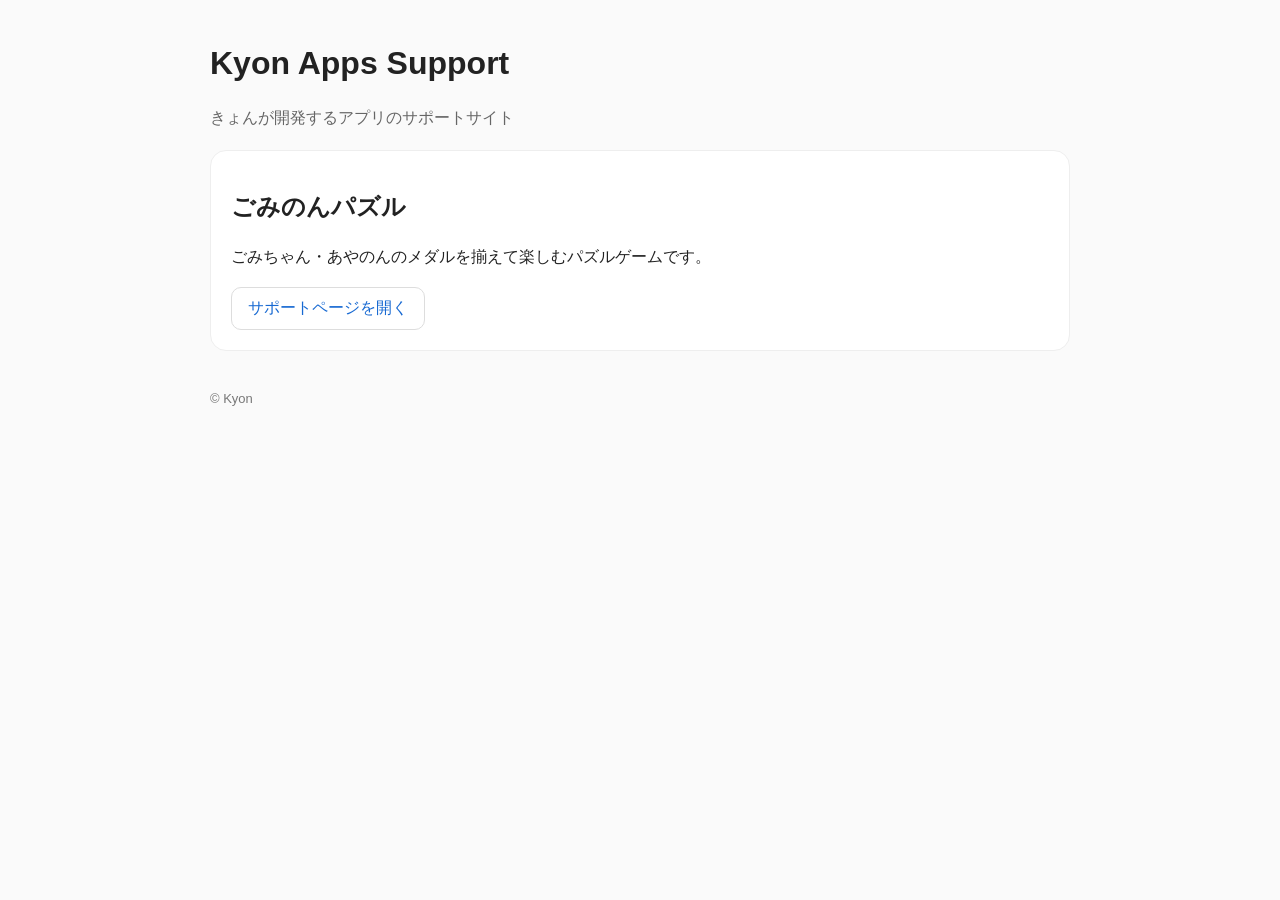
<file: index.html>
<!doctype html><html lang="ja"><head><meta charset="utf-8"><meta name="viewport" content="width=device-width,initial-scale=1"><title>Kyon Apps Support</title><link rel="stylesheet" href="style.css"></head><body><main class="wrap"><h1>Kyon Apps Support</h1><p class="muted">きょんが開発するアプリのサポートサイト</p><div class="card"><h2>ごみのんパズル</h2><p>ごみちゃん・あやのんのメダルを揃えて楽しむパズルゲームです。</p><a class="button" href="gominon/">サポートページを開く</a></div><footer>© Kyon</footer></main></body></html>
</file>
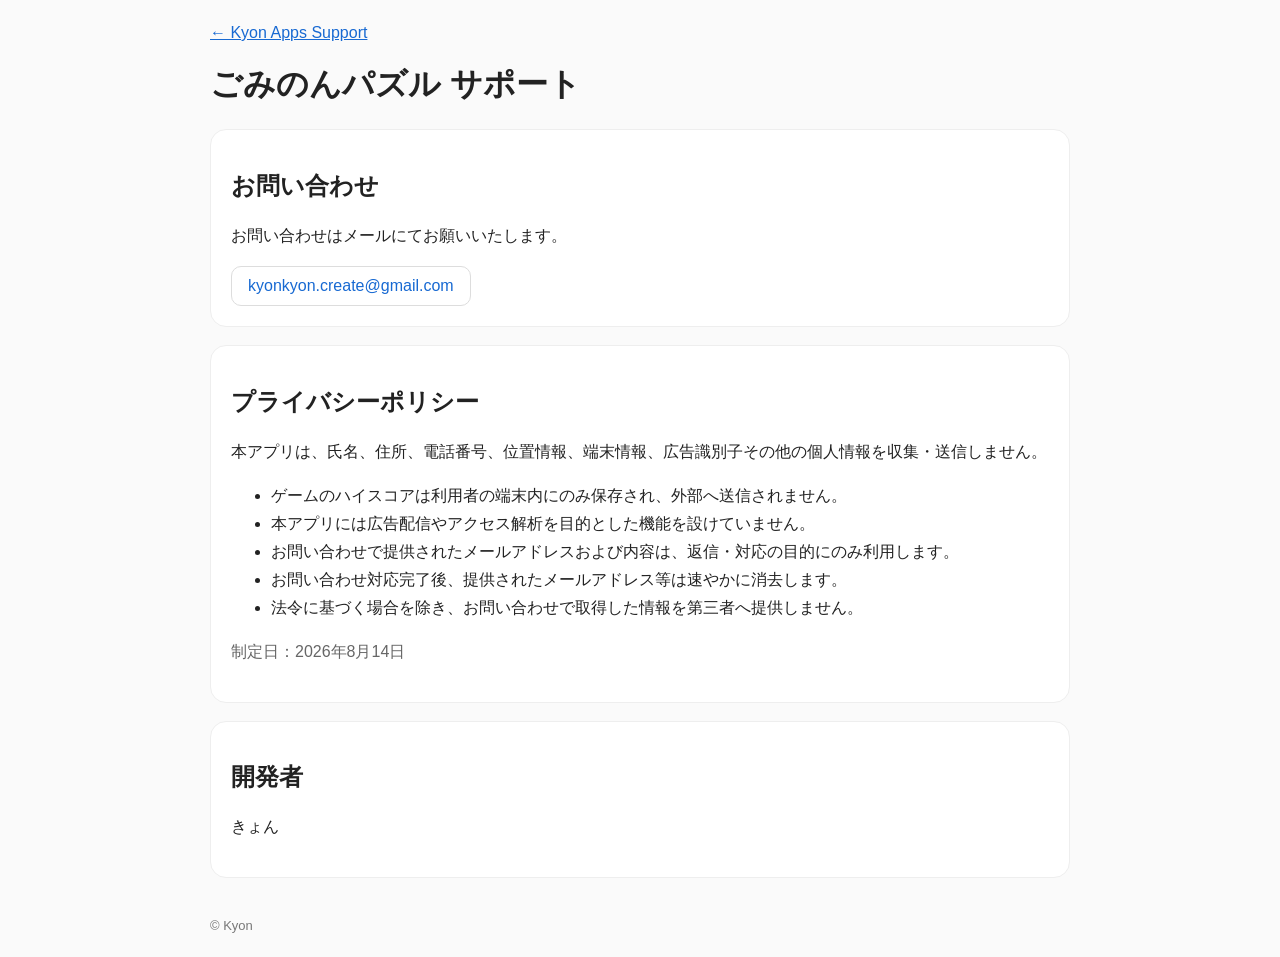
<file: gominon/index.html>
<!doctype html><html lang="ja"><head><meta charset="utf-8"><meta name="viewport" content="width=device-width,initial-scale=1"><title>ごみのんパズル サポート | Kyon Apps Support</title><link rel="stylesheet" href="../style.css"></head><body><main class="wrap"><a href="../">← Kyon Apps Support</a><h1>ごみのんパズル サポート</h1><div class="card"><h2>お問い合わせ</h2><p>お問い合わせはメールにてお願いいたします。</p><a class="button" href="mailto:kyonkyon.create@gmail.com?subject=%E3%81%94%E3%81%BF%E3%81%AE%E3%82%93%E3%83%91%E3%82%BA%E3%83%AB%E5%95%8F%E3%81%84%E5%90%88%E3%82%8F%E3%81%9B">kyonkyon.create@gmail.com</a></div><div class="card"><h2>プライバシーポリシー</h2><p>本アプリは、氏名、住所、電話番号、位置情報、端末情報、広告識別子その他の個人情報を収集・送信しません。</p><ul><li>ゲームのハイスコアは利用者の端末内にのみ保存され、外部へ送信されません。</li><li>本アプリには広告配信やアクセス解析を目的とした機能を設けていません。</li><li>お問い合わせで提供されたメールアドレスおよび内容は、返信・対応の目的にのみ利用します。</li><li>お問い合わせ対応完了後、提供されたメールアドレス等は速やかに消去します。</li><li>法令に基づく場合を除き、お問い合わせで取得した情報を第三者へ提供しません。</li></ul><p class="muted">制定日：2026年8月14日</p></div><div class="card"><h2>開発者</h2><p>きょん</p></div><footer>© Kyon</footer></main></body></html>
</file>
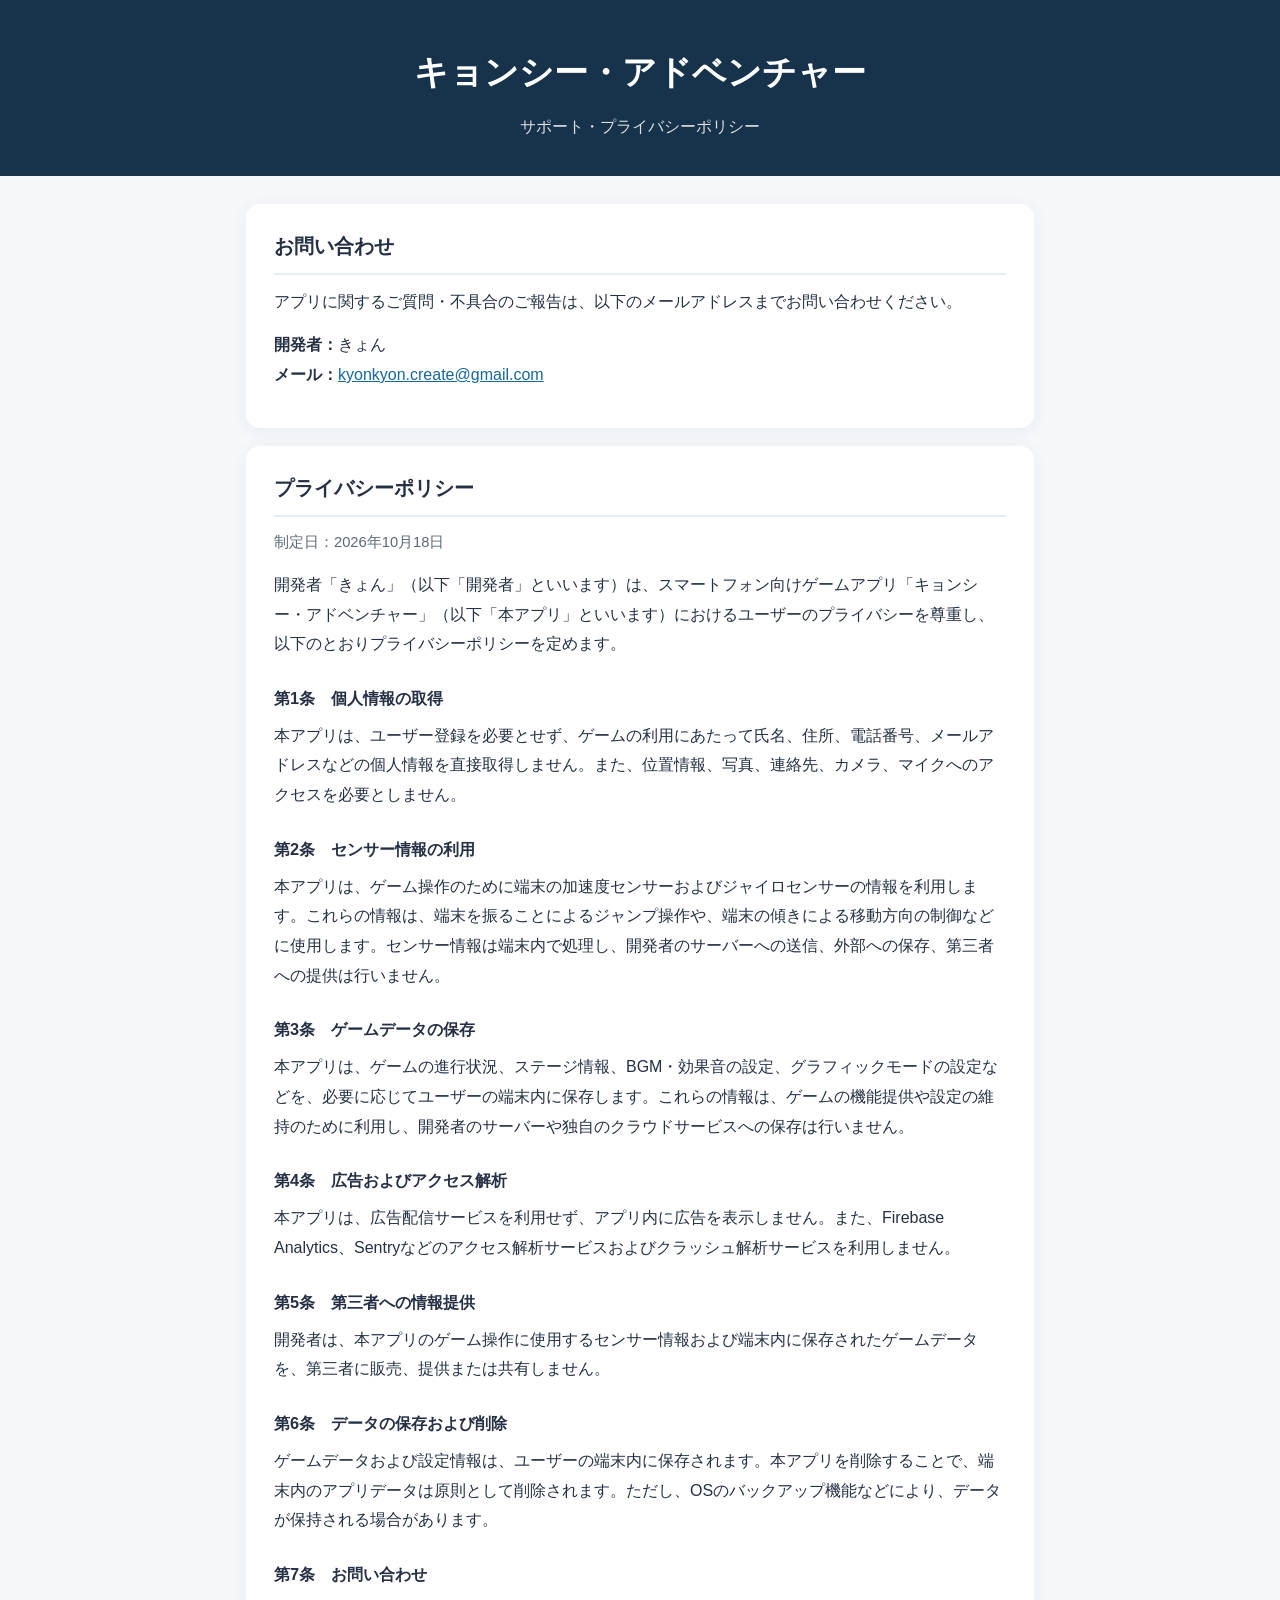
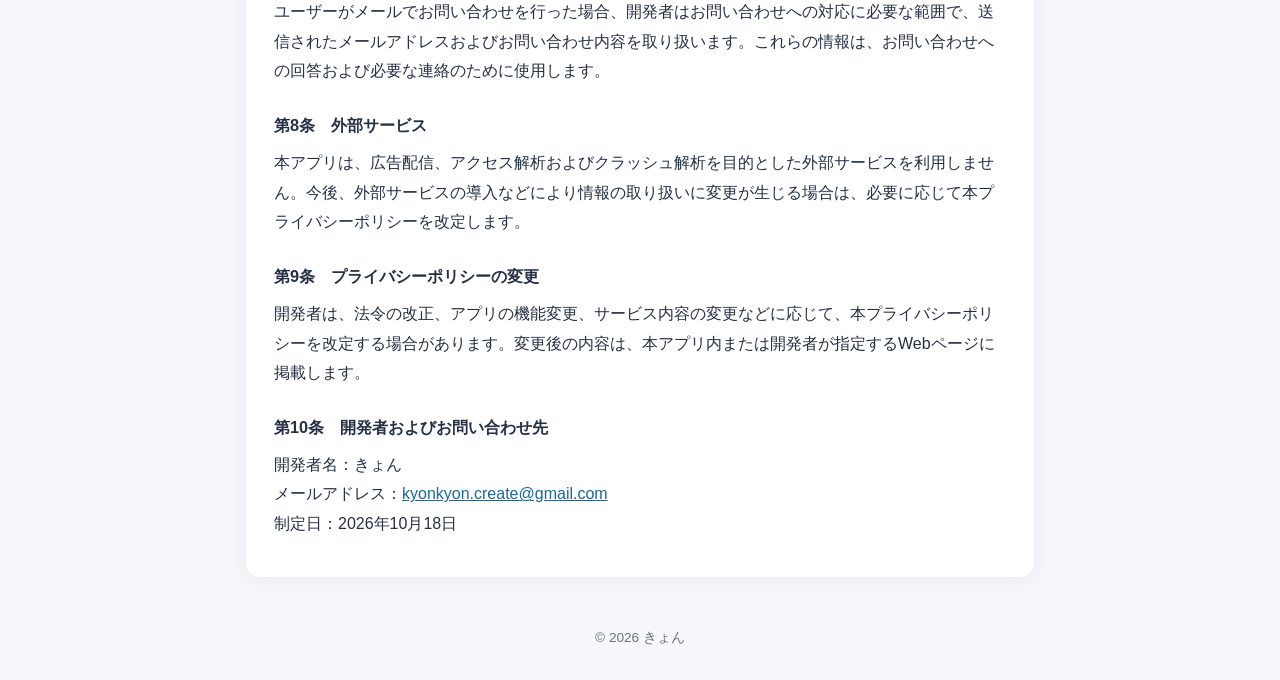
<file: kyonshi/index.html>
<!doctype html>
<html lang="ja">
<head>
  <meta charset="utf-8">
  <meta name="viewport" content="width=device-width, initial-scale=1">
  <meta name="color-scheme" content="light">
  <meta name="description" content="キョンシー・アドベンチャーのサポート・プライバシーポリシー">
  <title>キョンシー・アドベンチャー｜サポート・プライバシーポリシー</title>
  <style>
    :root { font-family: -apple-system, BlinkMacSystemFont, "Hiragino Kaku Gothic ProN", "Yu Gothic", Meiryo, sans-serif; color: #253044; background: #f5f7fb; }
    * { box-sizing: border-box; }
    body { margin: 0; line-height: 1.85; }
    header { background: #17334c; color: white; padding: 42px 20px 34px; text-align: center; }
    header h1 { font-size: clamp(1.5rem, 4.5vw, 2.1rem); margin: 0 0 8px; }
    header p { margin: 0; opacity: .85; }
    main { max-width: 820px; margin: 28px auto 48px; padding: 0 16px; }
    section { background: white; border-radius: 14px; padding: 24px 28px; margin: 0 0 18px; box-shadow: 0 3px 18px rgba(23, 51, 76, .06); }
    h2 { font-size: 1.22rem; margin: 0 0 12px; padding-bottom: 9px; border-bottom: 2px solid #e6edf3; }
    h3 { font-size: 1.02rem; margin: 24px 0 6px; }
    p { margin: 8px 0 14px; }
    a { color: #17689b; overflow-wrap: anywhere; }
    .meta { color: #5d6877; font-size: .92rem; }
    footer { text-align: center; color: #657183; font-size: .85rem; padding: 0 16px 30px; }
    @media (max-width: 520px) { header { padding: 32px 14px; } section { padding: 20px 17px; } }
  </style>
</head>
<body>
  <header>
    <h1>キョンシー・アドベンチャー</h1>
    <p>サポート・プライバシーポリシー</p>
  </header>
  <main>
    <section aria-labelledby="support">
      <h2 id="support">お問い合わせ</h2>
      <p>アプリに関するご質問・不具合のご報告は、以下のメールアドレスまでお問い合わせください。</p>
      <p><strong>開発者：</strong>きょん<br><strong>メール：</strong><a href="mailto:kyonkyon.create@gmail.com">kyonkyon.create@gmail.com</a></p>
    </section>
    <section aria-labelledby="privacy">
      <h2 id="privacy">プライバシーポリシー</h2>
      <p class="meta">制定日：2026年10月18日</p>
      <p>開発者「きょん」（以下「開発者」といいます）は、スマートフォン向けゲームアプリ「キョンシー・アドベンチャー」（以下「本アプリ」といいます）におけるユーザーのプライバシーを尊重し、以下のとおりプライバシーポリシーを定めます。</p>
      <h3>第1条　個人情報の取得</h3>
      <p>本アプリは、ユーザー登録を必要とせず、ゲームの利用にあたって氏名、住所、電話番号、メールアドレスなどの個人情報を直接取得しません。また、位置情報、写真、連絡先、カメラ、マイクへのアクセスを必要としません。</p>
      <h3>第2条　センサー情報の利用</h3>
      <p>本アプリは、ゲーム操作のために端末の加速度センサーおよびジャイロセンサーの情報を利用します。これらの情報は、端末を振ることによるジャンプ操作や、端末の傾きによる移動方向の制御などに使用します。センサー情報は端末内で処理し、開発者のサーバーへの送信、外部への保存、第三者への提供は行いません。</p>
      <h3>第3条　ゲームデータの保存</h3>
      <p>本アプリは、ゲームの進行状況、ステージ情報、BGM・効果音の設定、グラフィックモードの設定などを、必要に応じてユーザーの端末内に保存します。これらの情報は、ゲームの機能提供や設定の維持のために利用し、開発者のサーバーや独自のクラウドサービスへの保存は行いません。</p>
      <h3>第4条　広告およびアクセス解析</h3>
      <p>本アプリは、広告配信サービスを利用せず、アプリ内に広告を表示しません。また、Firebase Analytics、Sentryなどのアクセス解析サービスおよびクラッシュ解析サービスを利用しません。</p>
      <h3>第5条　第三者への情報提供</h3>
      <p>開発者は、本アプリのゲーム操作に使用するセンサー情報および端末内に保存されたゲームデータを、第三者に販売、提供または共有しません。</p>
      <h3>第6条　データの保存および削除</h3>
      <p>ゲームデータおよび設定情報は、ユーザーの端末内に保存されます。本アプリを削除することで、端末内のアプリデータは原則として削除されます。ただし、OSのバックアップ機能などにより、データが保持される場合があります。</p>
      <h3>第7条　お問い合わせ</h3>
      <p>ユーザーがメールでお問い合わせを行った場合、開発者はお問い合わせへの対応に必要な範囲で、送信されたメールアドレスおよびお問い合わせ内容を取り扱います。これらの情報は、お問い合わせへの回答および必要な連絡のために使用します。</p>
      <h3>第8条　外部サービス</h3>
      <p>本アプリは、広告配信、アクセス解析およびクラッシュ解析を目的とした外部サービスを利用しません。今後、外部サービスの導入などにより情報の取り扱いに変更が生じる場合は、必要に応じて本プライバシーポリシーを改定します。</p>
      <h3>第9条　プライバシーポリシーの変更</h3>
      <p>開発者は、法令の改正、アプリの機能変更、サービス内容の変更などに応じて、本プライバシーポリシーを改定する場合があります。変更後の内容は、本アプリ内または開発者が指定するWebページに掲載します。</p>
      <h3>第10条　開発者およびお問い合わせ先</h3>
      <p>開発者名：きょん<br>メールアドレス：<a href="mailto:kyonkyon.create@gmail.com">kyonkyon.create@gmail.com</a><br>制定日：2026年10月18日</p>
    </section>
  </main>
  <footer>© 2026 きょん</footer>
</body>
</html>
</file>
<file: style.css>
body{font-family:-apple-system,BlinkMacSystemFont,"Segoe UI","Noto Sans JP",sans-serif;margin:0;background:#fafafa;color:#222}.wrap{max-width:860px;margin:auto;padding:24px 20px}.card{background:#fff;border:1px solid #eee;border-radius:16px;padding:20px;margin:18px 0}a{color:#1769d2}p,li{line-height:1.75}.muted{color:#666}.button{display:inline-block;padding:10px 16px;border:1px solid #ddd;border-radius:10px;text-decoration:none}footer{margin-top:40px;color:#777;font-size:13px}
</file>
